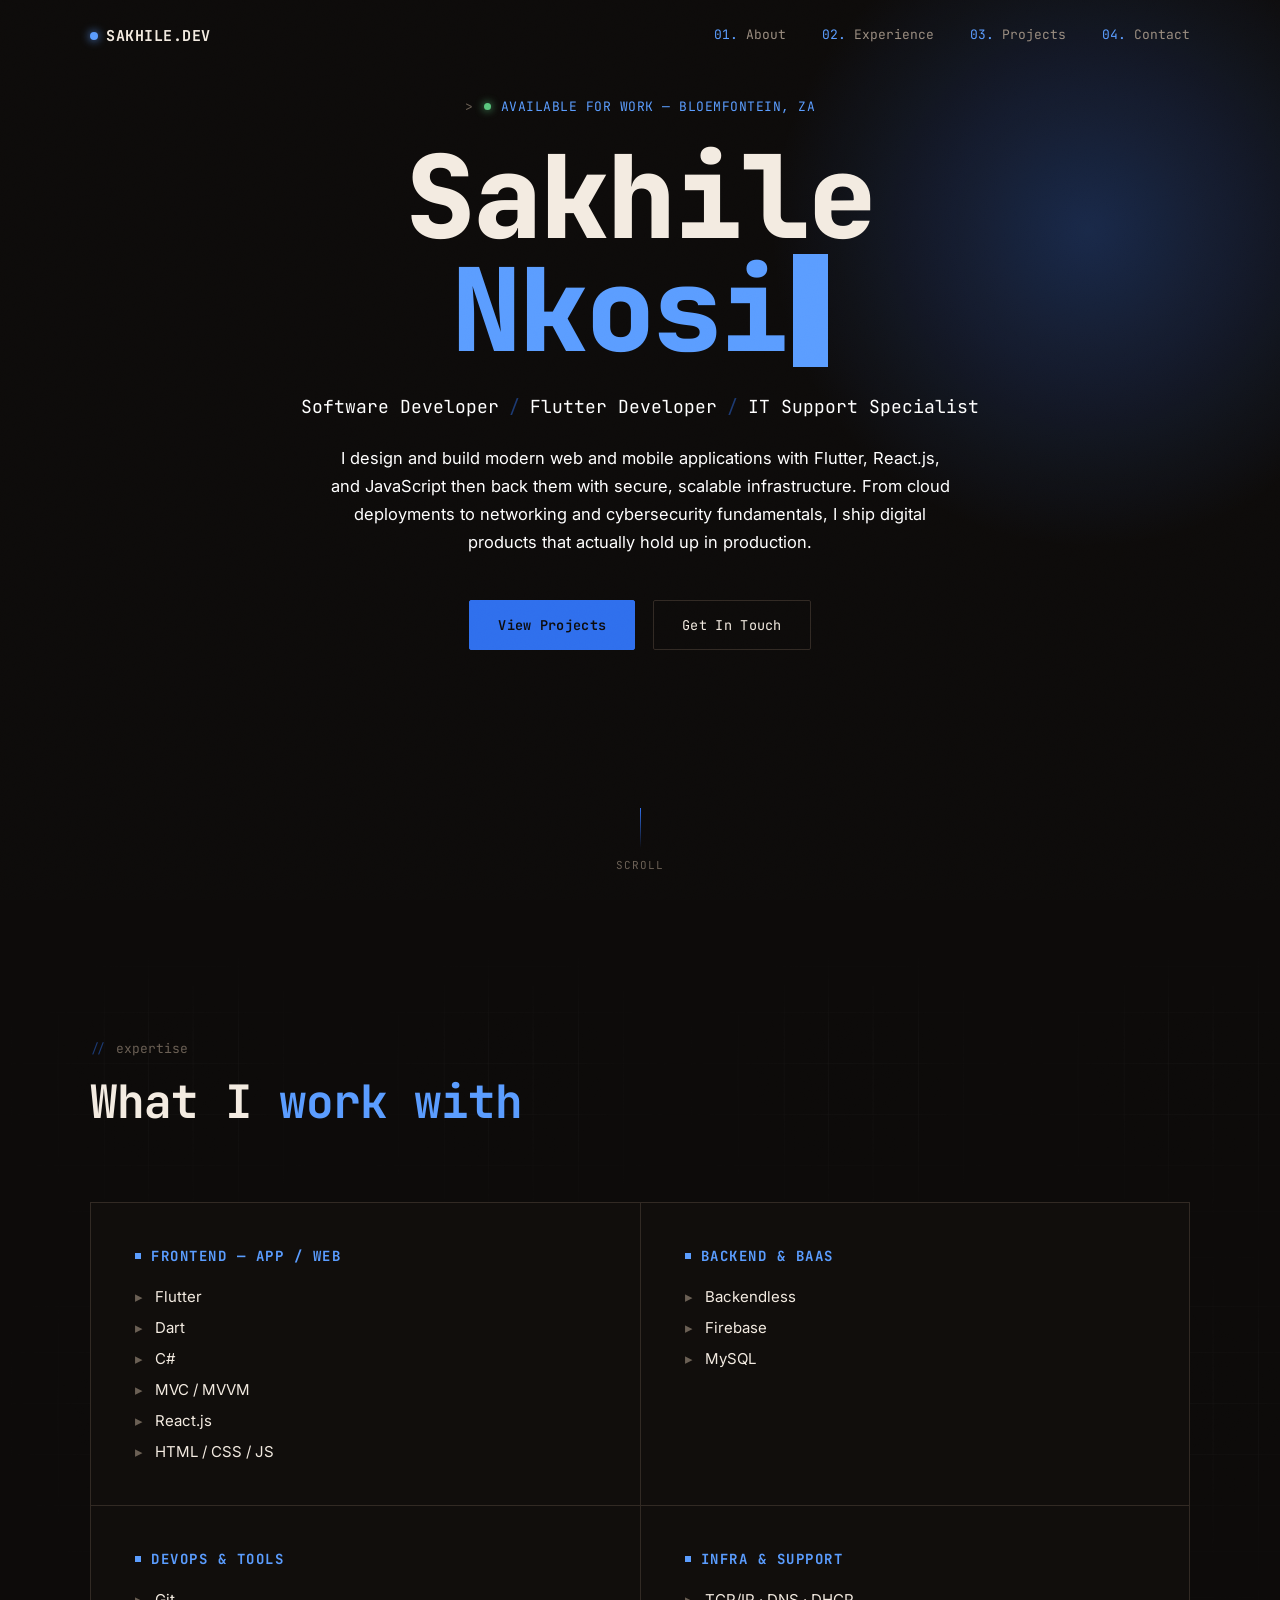
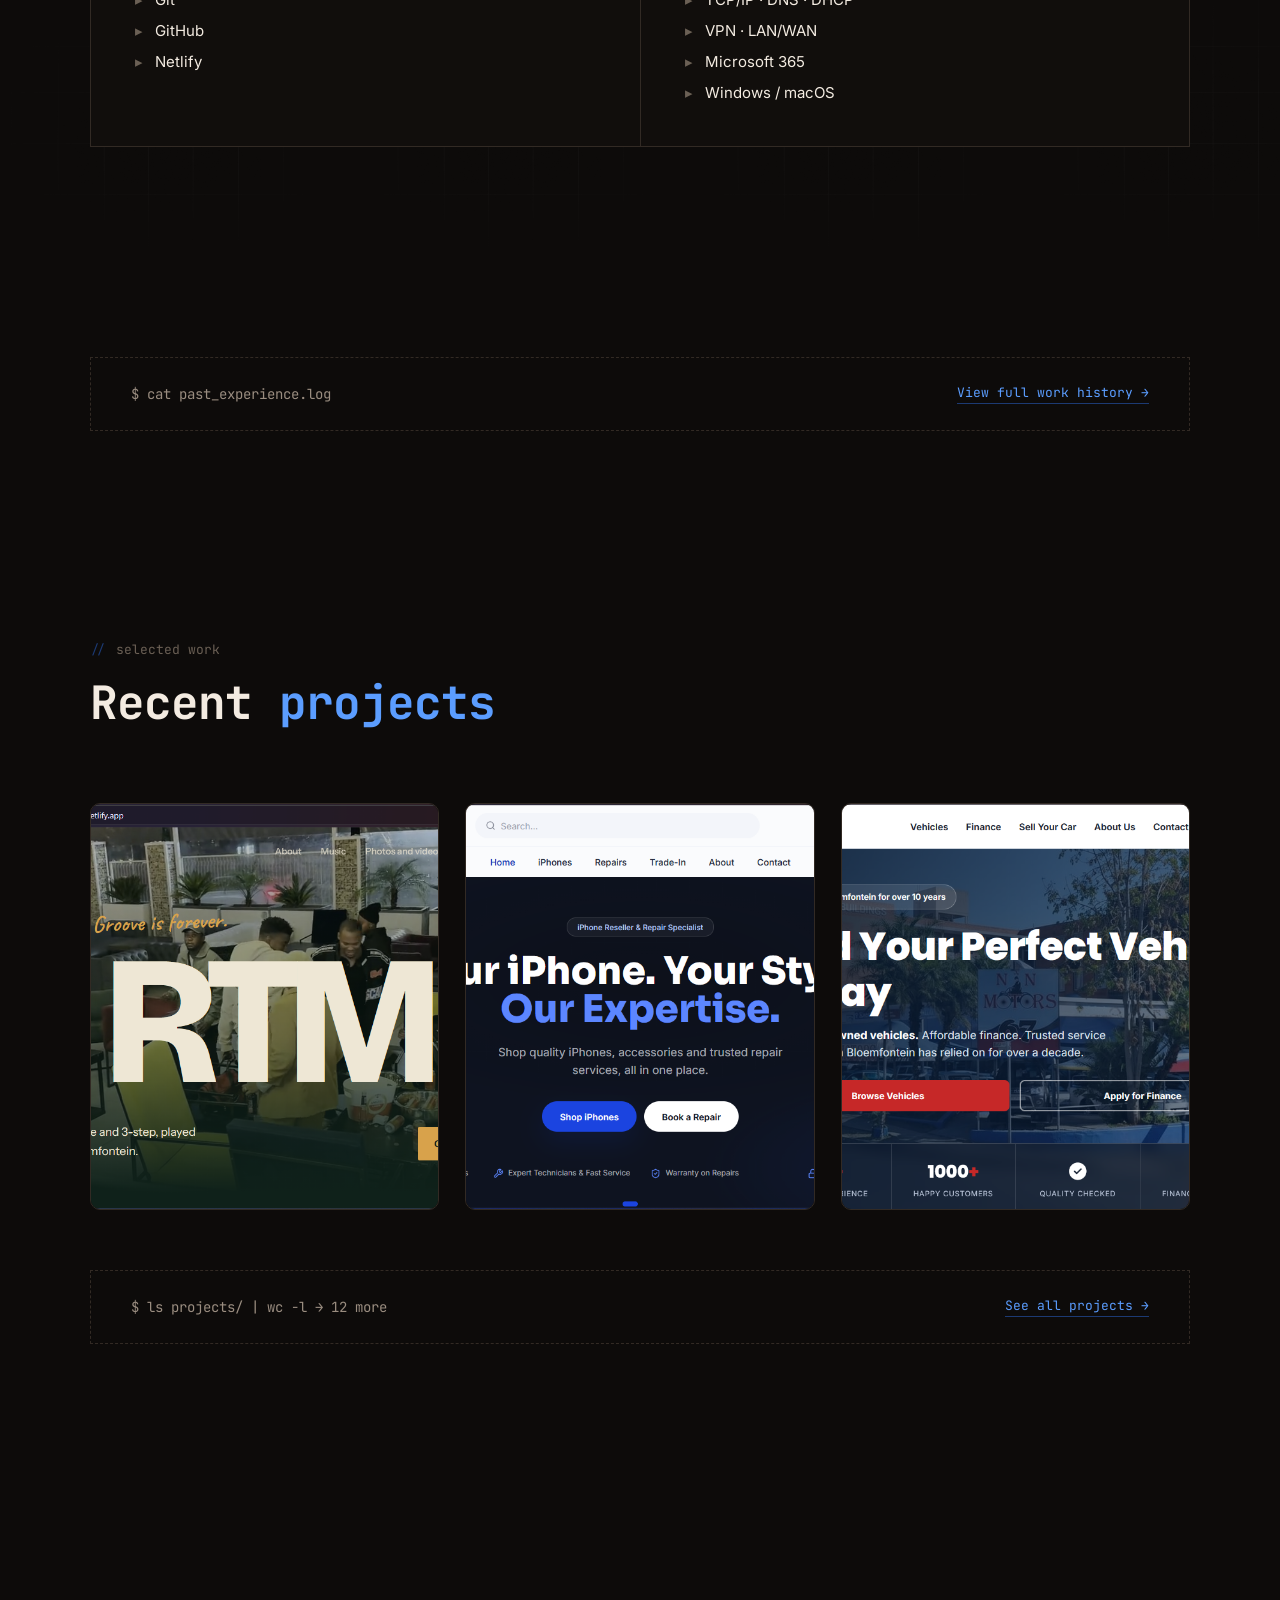
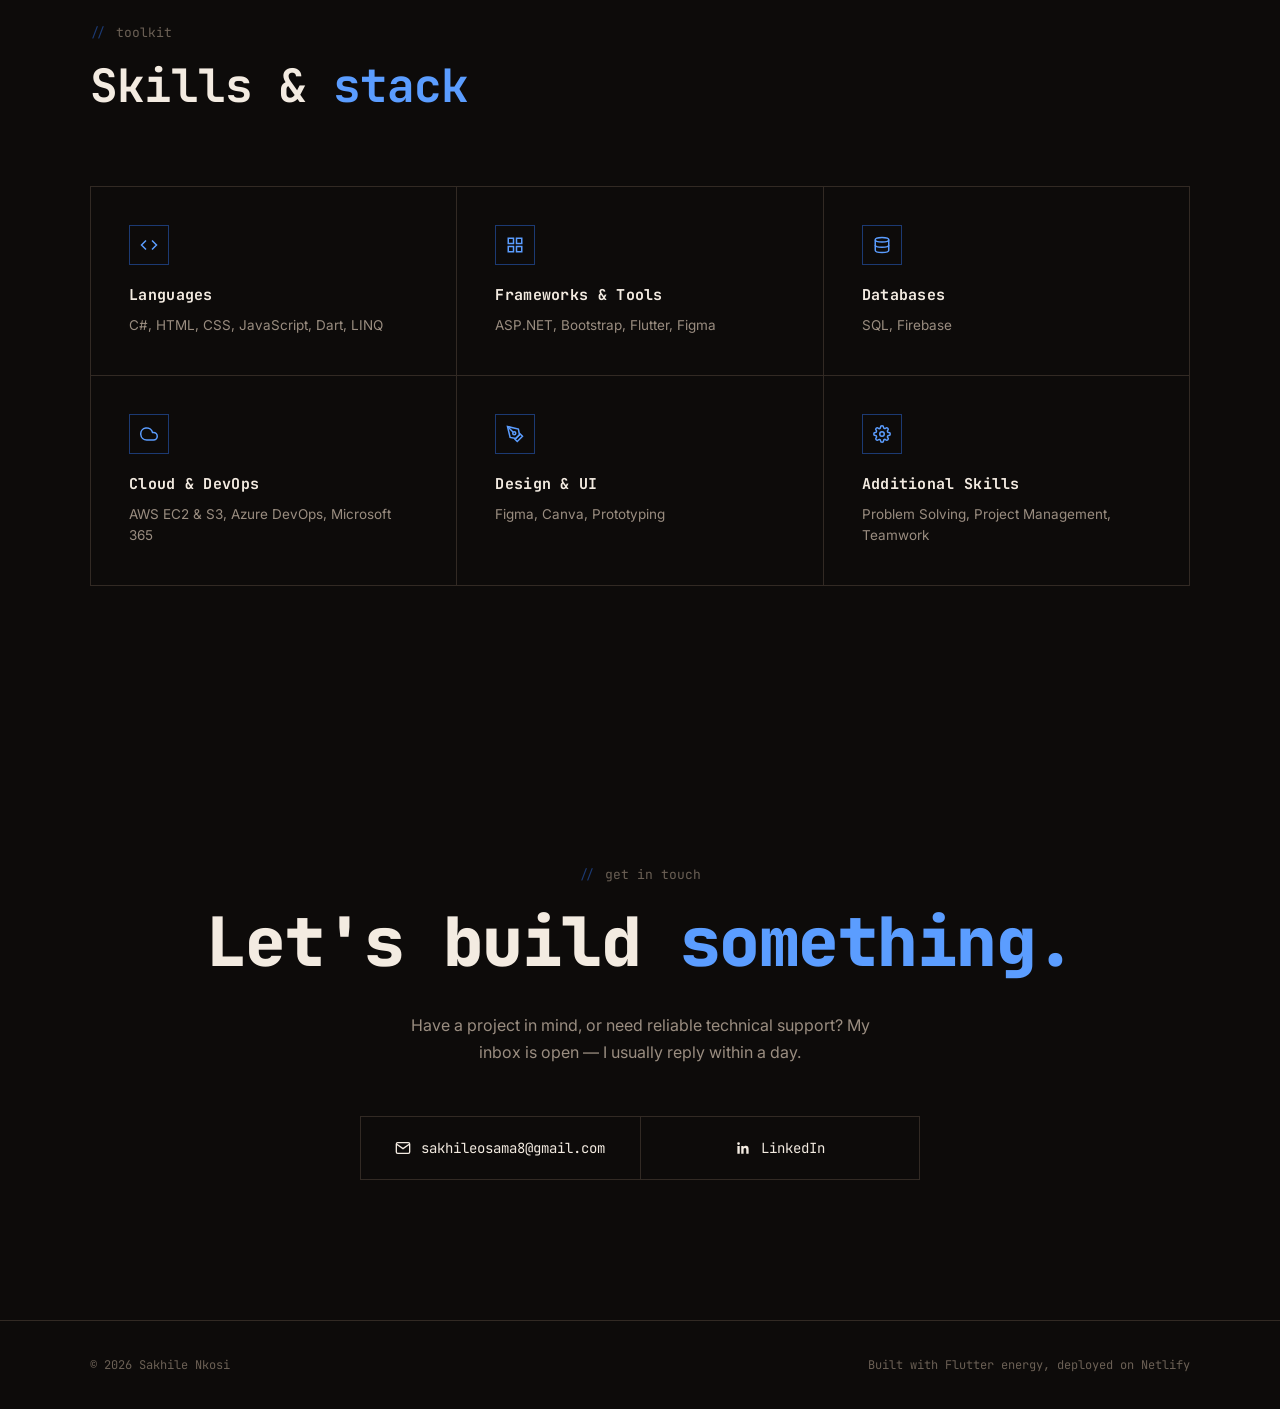
<file: index.html>
<!DOCTYPE html>
<html lang="en">

<head>
  <meta charset="UTF-8">
  <meta name="viewport" content="width=device-width, initial-scale=1.0">
  <title>Sakhile Nkosi — Software &amp; Flutter Developer</title>
  <link rel="preconnect" href="https://fonts.googleapis.com">
  <link rel="preconnect" href="https://fonts.gstatic.com" crossorigin>
  <link rel="stylesheet" href="assets/css/style.css">
  <link
    href="https://fonts.googleapis.com/css2?family=JetBrains+Mono:wght@400;500;600;700;800&family=Inter:wght@400;500;600;700&display=swap"
    rel="stylesheet">
  <style>
    #expertise {
      overflow: hidden;
    }

    .expertise-bg {
      position: absolute;
      inset: 0;
      z-index: 0;
      pointer-events: none;
      background-image: url('assets/images/gradient.png');
      background-repeat: repeat;
      background-size: 340px 340px;
      filter: invert(1) brightness(0.9);
      opacity: 0.5;
      -webkit-mask-image: linear-gradient(to bottom, transparent 0%, black 14%, black 86%, transparent 100%);
      mask-image: linear-gradient(to bottom, transparent 0%, black 14%, black 86%, transparent 100%);
    }

    .expertise-content {
      position: relative;
      z-index: 1;
    }
  </style>
</head>

<body>

  <div class="grain"></div>

  <header id="siteHeader">
    <div class="wrap">
      <nav>
        <div class="logo"><span class="dot"></span>SAKHILE.DEV</div>
        <div class="nav-links">
          <a href="about.html"><span>01.</span> About</a>
          <a href="experience.html"><span>02.</span> Experience</a>
          <a href="project.html"><span>03.</span> Projects</a>
          <a href="#contact"><span>04.</span> Contact</a>
        </div>
        <button class="menu-toggle" id="menuToggle" aria-label="Toggle menu" aria-expanded="false">
          <span></span><span></span><span></span>
        </button>
      </nav>
    </div>
  </header>
  <div class="drawer-backdrop" id="drawerBackdrop"></div>
  <aside class="mobile-drawer" id="mobileDrawer" aria-hidden="true">
    <button class="drawer-close" id="drawerClose" aria-label="Close menu">
      <svg width="16" height="16" viewBox="0 0 24 24" fill="none" stroke="currentColor" stroke-width="2.3">
        <path d="M18 6L6 18M6 6l12 12" />
      </svg>
    </button>
    <nav class="drawer-links" id="drawerLinks"></nav>
  </aside>


  <!-- ============ HERO ============ -->
  <section class="hero">
    <div class="hero-bg">
      <video class="hero-video active" src="assets/videos/v1.mp4" autoplay muted playsinline preload="auto"></video>
      <video class="hero-video" src="assets/videos/v2.mp4" autoplay muted playsinline preload="auto"></video>
    </div>
    <div class="hero-overlay"></div>

    <div class="wrap hero-content">
      <div class="eyebrow"><span class="status-dot"></span> AVAILABLE FOR WORK — BLOEMFONTEIN, ZA</div>
      <h1 class="name">Sakhile<br><span class="surname">Nkosi<span class="cursor">&nbsp;</span></span></h1>
      <div class="role-line">
        <span>Software Developer</span><span class="pipe">/</span>
        <span>Flutter Developer</span><span class="pipe">/</span>
        <span>IT Support Specialist</span>
      </div>
      <p class="hero-copy">
        I design and build modern web and mobile applications with Flutter, React.js, and JavaScript
        then back them with secure, scalable infrastructure. From cloud deployments to networking and
        cybersecurity fundamentals, I ship digital products that actually hold up in production.
      </p>
      <div class="hero-actions">
        <a href="project.html" class="btn btn-solid">View Projects</a>
        <a href="#contact" class="btn btn-outline">Get In Touch</a>
      </div>
    </div>
    <div class="scroll-hint mono">
      <div class="line"></div>SCROLL
    </div>
  </section>

  <!-- ============ EXPERTISE ============ -->
  <section id="expertise">
    <div class="expertise-bg"></div>

    <div class="wrap expertise-content">
      <div class="section-tag reveal">expertise</div>
      <h2 class="section-title reveal">What I <span class="accent">work with</span></h2>

      <div class="expertise-grid reveal">
        <div class="expertise-block">
          <h3>Frontend — App / Web</h3>
          <ul>
            <li>Flutter</li>
            <li>Dart</li>
            <li>C#</li>
            <li>MVC / MVVM</li>
            <li>React.js</li>
            <li>HTML / CSS / JS</li>
          </ul>
        </div>
        <div class="expertise-block">
          <h3>Backend &amp; BaaS</h3>
          <ul>
            <li>Backendless</li>
            <li>Firebase</li>
            <li>MySQL</li>
          </ul>
        </div>
        <div class="expertise-block">
          <h3>DevOps &amp; Tools</h3>
          <ul>
            <li>Git</li>
            <li>GitHub</li>
            <li>Netlify</li>
          </ul>
        </div>
        <div class="expertise-block">
          <h3>Infra &amp; Support</h3>
          <ul>
            <li>TCP/IP · DNS · DHCP</li>
            <li>VPN · LAN/WAN</li>
            <li>Microsoft 365</li>
            <li>Windows / macOS</li>
          </ul>
        </div>
      </div>
    </div>
  </section>

  <!-- ============ EXPERIENCE DIVIDER ============ -->
  <div class="divider-cta" id="experience">
    <div class="wrap">
      <div class="inner reveal">
        <div class="label mono">$ cat past_experience.log</div>
        <a href="experience.html" class="link-btn">View full work history →</a>
      </div>
    </div>
  </div>

  <!-- ============ PROJECTS ============ -->
  <section id="projects">
    <div class="section-video-bg">
      <video src="assets/videos/Projects.mp4" autoplay muted loop playsinline preload="auto"></video>
    </div>
    <div class="section-video-overlay"></div>
    <div class="wrap">
      <div class="section-tag reveal">selected work</div>
      <h2 class="section-title reveal">Recent <span class="accent">projects</span></h2>


      <div class="projects-grid">

        
        <!-- project 1 -->
        <div class="project-card reveal" data-project="djrtm">
          <div class="project-thumb">
            <img src="assets/images/djrtm/cover.png" alt="dj rtm" loading="lazy">
            <div class="thumb-hover">
              <div class="thumb-hover-inner">
                <span class="name">Dj RTM</span>
                <span class="view-hint">✦ View project details</span>
              </div>
            </div>
          </div>
        </div>
        <!-- project 2 -->
        <div class="project-card reveal" data-project="iosg">
          <div class="project-thumb">
            <img src="assets/images/iosg/welcome.png" alt="erisn-clockn" loading="lazy">
            <div class="thumb-hover">
              <div class="thumb-hover-inner">
                <span class="name">iOS Gadgets & Repair Hub</span>
                <span class="view-hint">✦ View project details</span>
              </div>
            </div>
          </div>
        </div>

        <!-- project 3 -->
        <div class="project-card reveal" data-project="nnmotor">
          <div class="project-thumb">
            <img src="assets/images/nnmotor/cover.png" alt="nnmotor" loading="lazy">
            <div class="thumb-hover">
              <div class="thumb-hover-inner">
                <span class="name">N&NMotors</span>
                <span class="view-hint">✦ View project details</span>
              </div>
            </div>
          </div>
        </div>

      </div>

      <div class="divider-cta" style="padding-top:60px;padding-bottom:0;">
        <div class="inner reveal">
          <div class="label mono">$ ls projects/ | wc -l → 12 more</div>
          <a href="project.html" class="link-btn">See all projects →</a>
        </div>
      </div>
    </div>
  </section>

  <!-- ============ SKILLS ============ -->
  <section id="skills">
    <div class="section-video-bg">
      <video src="assets/videos/Skills.mp4" autoplay muted loop playsinline preload="auto"></video>
    </div>
    <div class="section-video-overlay"></div>
    <div class="wrap">
      <div class="section-tag reveal">toolkit</div>
      <h2 class="section-title reveal">Skills &amp; <span class="accent">stack</span></h2>

      <div class="skills-grid reveal">
        <div class="skill-card">
          <div class="skill-icon">
            <svg width="18" height="18" viewBox="0 0 24 24" fill="none" stroke="currentColor" stroke-width="2">
              <polyline points="16 18 22 12 16 6" />
              <polyline points="8 6 2 12 8 18" />
            </svg>
          </div>
          <h4>Languages</h4>
          <p>C#, HTML, CSS, JavaScript, Dart, LINQ</p>
        </div>
        <div class="skill-card">
          <div class="skill-icon">
            <svg width="18" height="18" viewBox="0 0 24 24" fill="none" stroke="currentColor" stroke-width="2">
              <rect x="3" y="3" width="7" height="7" />
              <rect x="14" y="3" width="7" height="7" />
              <rect x="14" y="14" width="7" height="7" />
              <rect x="3" y="14" width="7" height="7" />
            </svg>
          </div>
          <h4>Frameworks &amp; Tools</h4>
          <p>ASP.NET, Bootstrap, Flutter, Figma</p>
        </div>
        <div class="skill-card">
          <div class="skill-icon">
            <svg width="18" height="18" viewBox="0 0 24 24" fill="none" stroke="currentColor" stroke-width="2">
              <ellipse cx="12" cy="5" rx="9" ry="3" />
              <path d="M21 12c0 1.66-4 3-9 3s-9-1.34-9-3" />
              <path d="M3 5v14c0 1.66 4 3 9 3s9-1.34 9-3V5" />
            </svg>
          </div>
          <h4>Databases</h4>
          <p>SQL, Firebase</p>
        </div>
        <div class="skill-card">
          <div class="skill-icon">
            <svg width="18" height="18" viewBox="0 0 24 24" fill="none" stroke="currentColor" stroke-width="2">
              <path d="M18 10h-1.26A8 8 0 1 0 9 20h9a5 5 0 0 0 0-10z" />
            </svg>
          </div>
          <h4>Cloud &amp; DevOps</h4>
          <p>AWS EC2 &amp; S3, Azure DevOps, Microsoft 365</p>
        </div>
        <div class="skill-card">
          <div class="skill-icon">
            <svg width="18" height="18" viewBox="0 0 24 24" fill="none" stroke="currentColor" stroke-width="2">
              <path d="M12 19l7-7 3 3-7 7-3-3z" />
              <path d="M18 13l-1.5-7.5L2 2l3.5 14.5L13 18l5-5z" />
              <path d="M2 2l7.586 7.586" />
              <circle cx="11" cy="11" r="2" />
            </svg>
          </div>
          <h4>Design &amp; UI</h4>
          <p>Figma, Canva, Prototyping</p>
        </div>
        <div class="skill-card">
          <div class="skill-icon">
            <svg width="18" height="18" viewBox="0 0 24 24" fill="none" stroke="currentColor" stroke-width="2">
              <circle cx="12" cy="12" r="3" />
              <path
                d="M19.4 15a1.65 1.65 0 0 0 .33 1.82l.06.06a2 2 0 1 1-2.83 2.83l-.06-.06a1.65 1.65 0 0 0-1.82-.33 1.65 1.65 0 0 0-1 1.51V21a2 2 0 0 1-4 0v-.09A1.65 1.65 0 0 0 9 19.4a1.65 1.65 0 0 0-1.82.33l-.06.06a2 2 0 1 1-2.83-2.83l.06-.06a1.65 1.65 0 0 0 .33-1.82 1.65 1.65 0 0 0-1.51-1H3a2 2 0 0 1 0-4h.09A1.65 1.65 0 0 0 4.6 9a1.65 1.65 0 0 0-.33-1.82l-.06-.06a2 2 0 1 1 2.83-2.83l.06.06a1.65 1.65 0 0 0 1.82.33H9a1.65 1.65 0 0 0 1-1.51V3a2 2 0 0 1 4 0v.09a1.65 1.65 0 0 0 1 1.51 1.65 1.65 0 0 0 1.82-.33l.06-.06a2 2 0 1 1 2.83 2.83l-.06.06a1.65 1.65 0 0 0-.33 1.82V9a1.65 1.65 0 0 0 1.51 1H21a2 2 0 0 1 0 4h-.09a1.65 1.65 0 0 0-1.51 1z" />
            </svg>
          </div>
          <h4>Additional Skills</h4>
          <p>Problem Solving, Project Management, Teamwork</p>
        </div>
      </div>
    </div>
  </section>

  <!-- ============ CONTACT ============ -->
  <section id="contact" class="contact-section">
    <div class="wrap">
      <div class="section-tag reveal">get in touch</div>
      <h2 class="contact-title reveal">Let's build <span class="accent">something.</span></h2>
      <p class="contact-copy reveal">
        Have a project in mind, or need reliable technical support? My inbox is open —
        I usually reply within a day.
      </p>
      <div class="contact-row reveal">
        <a href="mailto:sakhileosama8@gmail.com">
          <svg width="16" height="16" viewBox="0 0 24 24" fill="none" stroke="currentColor" stroke-width="2">
            <rect x="2" y="4" width="20" height="16" rx="2" />
            <path d="M22 6l-10 7L2 6" />
          </svg>
          sakhileosama8@gmail.com
        </a>
        <a href="https://www.linkedin.com/in/sakhile-nkosi-8436ba281/" target="_blank" rel="noopener">
          <svg width="16" height="16" viewBox="0 0 24 24" fill="currentColor">
            <path
              d="M20.45 20.45h-3.55v-5.57c0-1.33-.02-3.03-1.85-3.03-1.85 0-2.14 1.44-2.14 2.94v5.66H9.36V9h3.41v1.56h.05c.47-.9 1.63-1.85 3.36-1.85 3.6 0 4.27 2.37 4.27 5.46v6.28zM5.34 7.43a2.06 2.06 0 1 1 0-4.12 2.06 2.06 0 0 1 0 4.12zM7.12 20.45H3.56V9h3.56v11.45z" />
          </svg>
          LinkedIn
        </a>
      </div>
    </div>
  </section>

  <footer>
    <div class="wrap" style="display:flex;justify-content:space-between;width:100%;flex-wrap:wrap;gap:10px;">
      <span>© 2026 Sakhile Nkosi</span>
      <span>Built with Flutter energy, deployed on Netlify</span>
    </div>
  </footer>

  <!-- ============ PROJECT MODAL ============ -->
  <div class="modal-overlay" id="projectModal">
    <div class="modal-panel">
      <button class="modal-close" id="modalClose" aria-label="Close">
        <svg width="16" height="16" viewBox="0 0 24 24" fill="none" stroke="currentColor" stroke-width="2.5">
          <path d="M18 6L6 18M6 6l12 12" />
        </svg>
      </button>

      <div class="modal-hero">
        <div class="project-tag" id="modalTag"></div>
        <h2 class="modal-title" id="modalTitle"></h2>
      </div>

      <div class="modal-body">
        <div class="modal-block">
          <h3>Overview</h3>
          <p id="modalOverview"></p>
        </div>

        <div class="modal-block">
          <h3>Tech Stack</h3>
          <div id="modalSpecs"></div>
        </div>

        <div class="modal-block" id="modalLinksBlock">
          <h3>Project Links</h3>
          <div class="modal-links" id="modalLinks"></div>
        </div>

        <div class="modal-block" id="modalGalleryBlock">
          <h3>Project Images</h3>
          <div class="modal-gallery" id="modalGallery"></div>
        </div>
      </div>
    </div>
  </div>

  <script src="assets/js/scprit.js"></script>

</body>

</html>
</file>
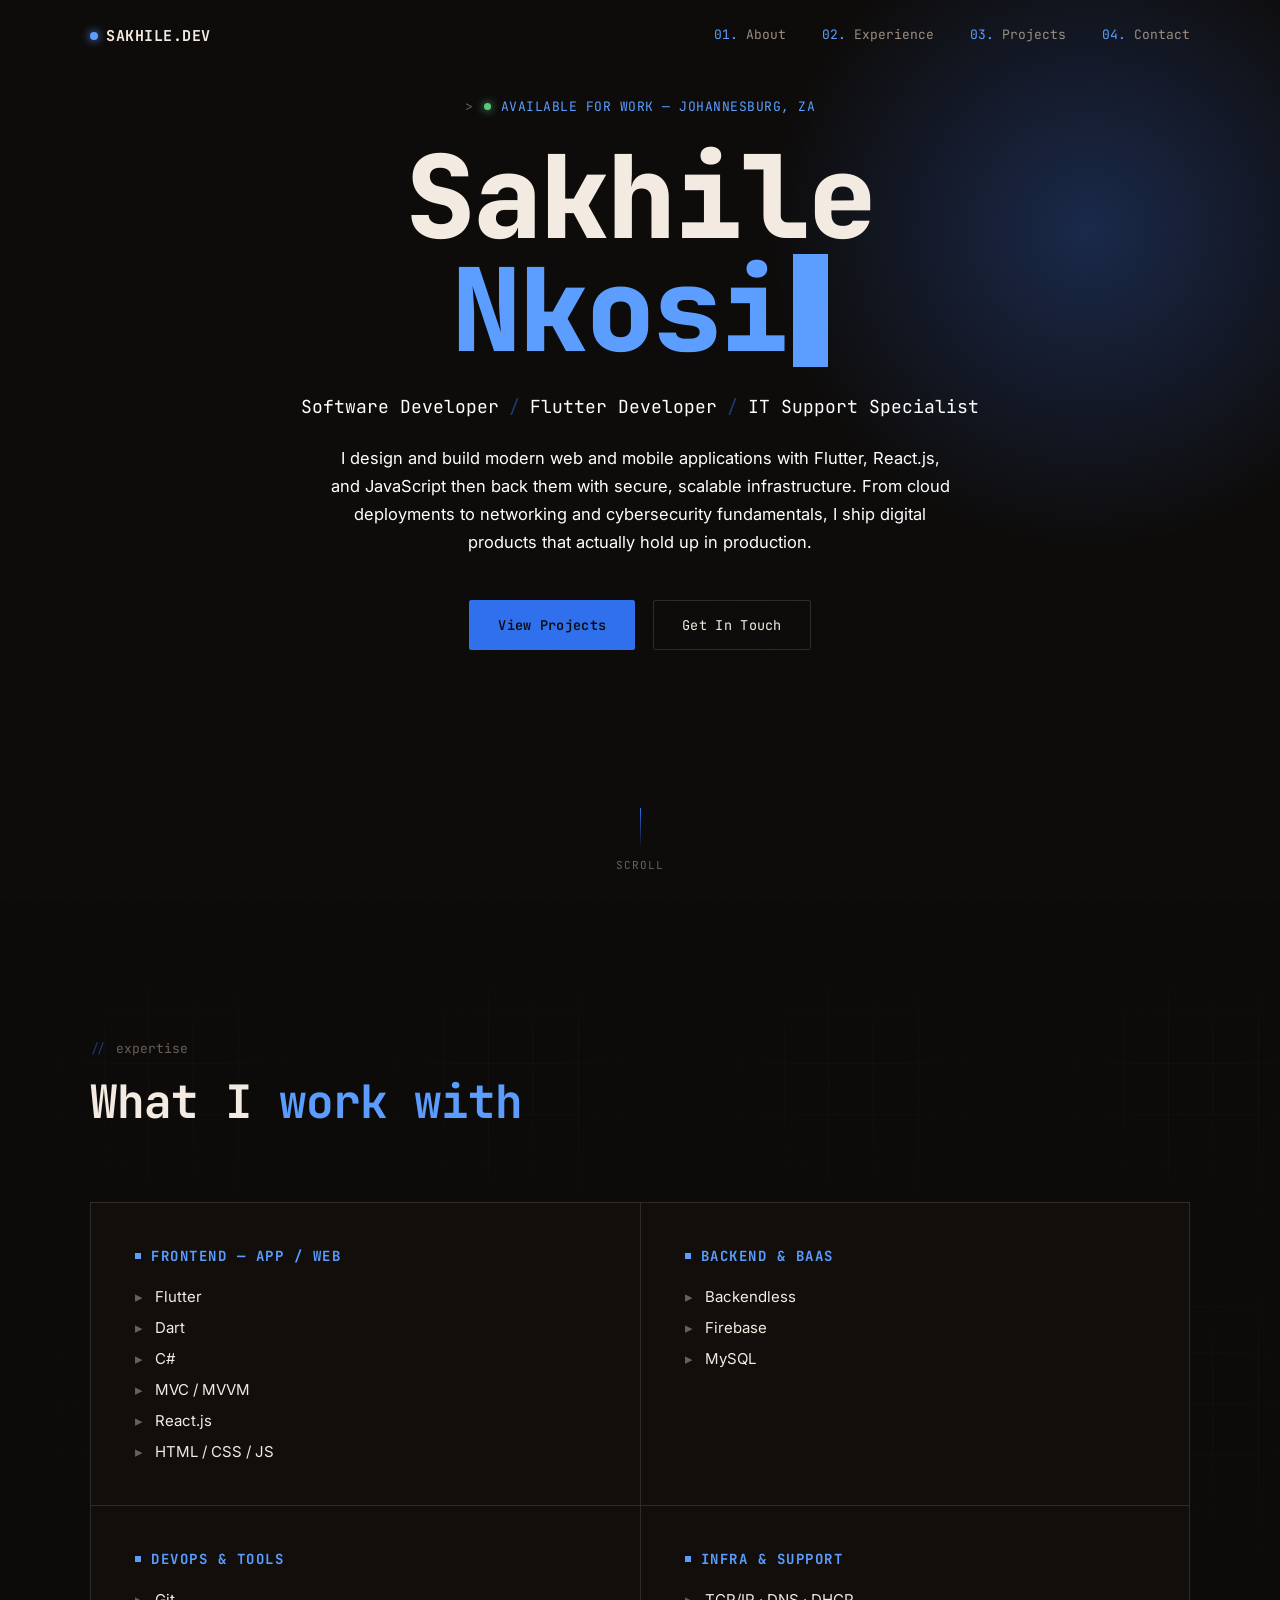
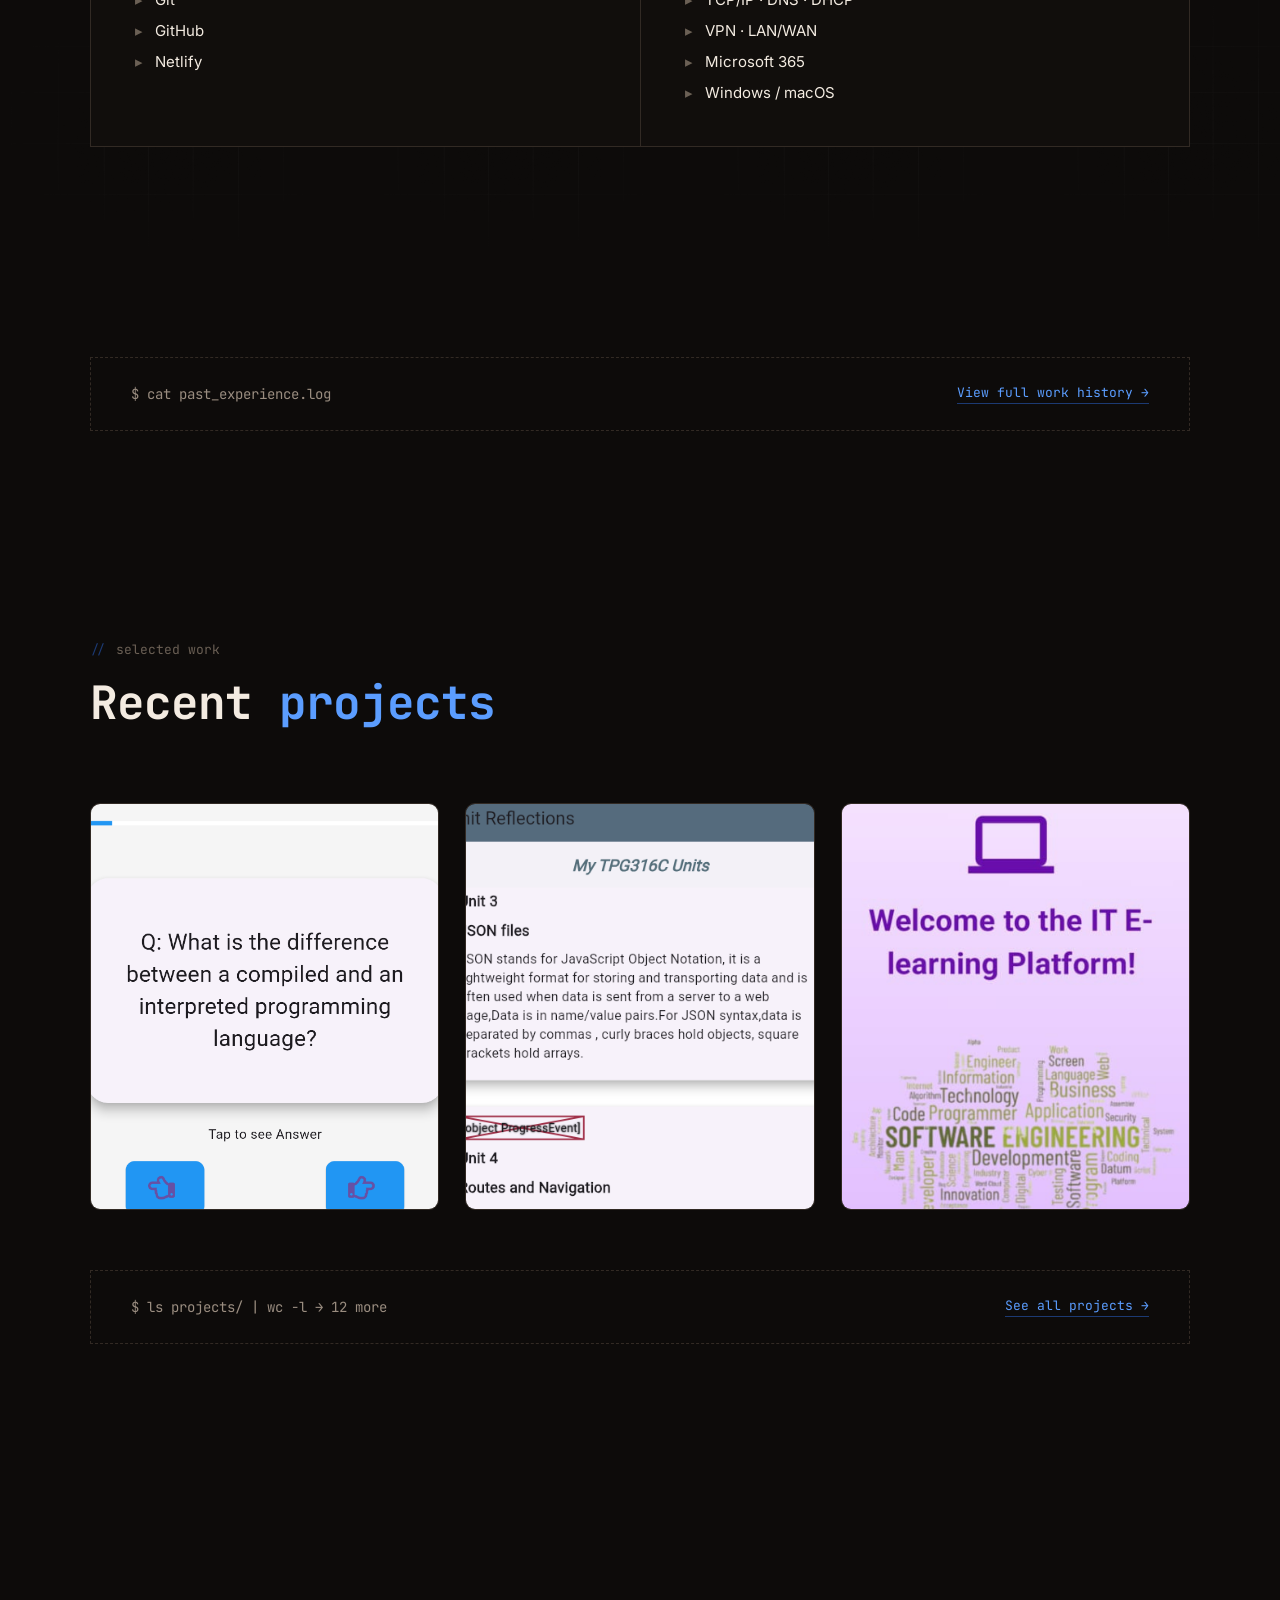
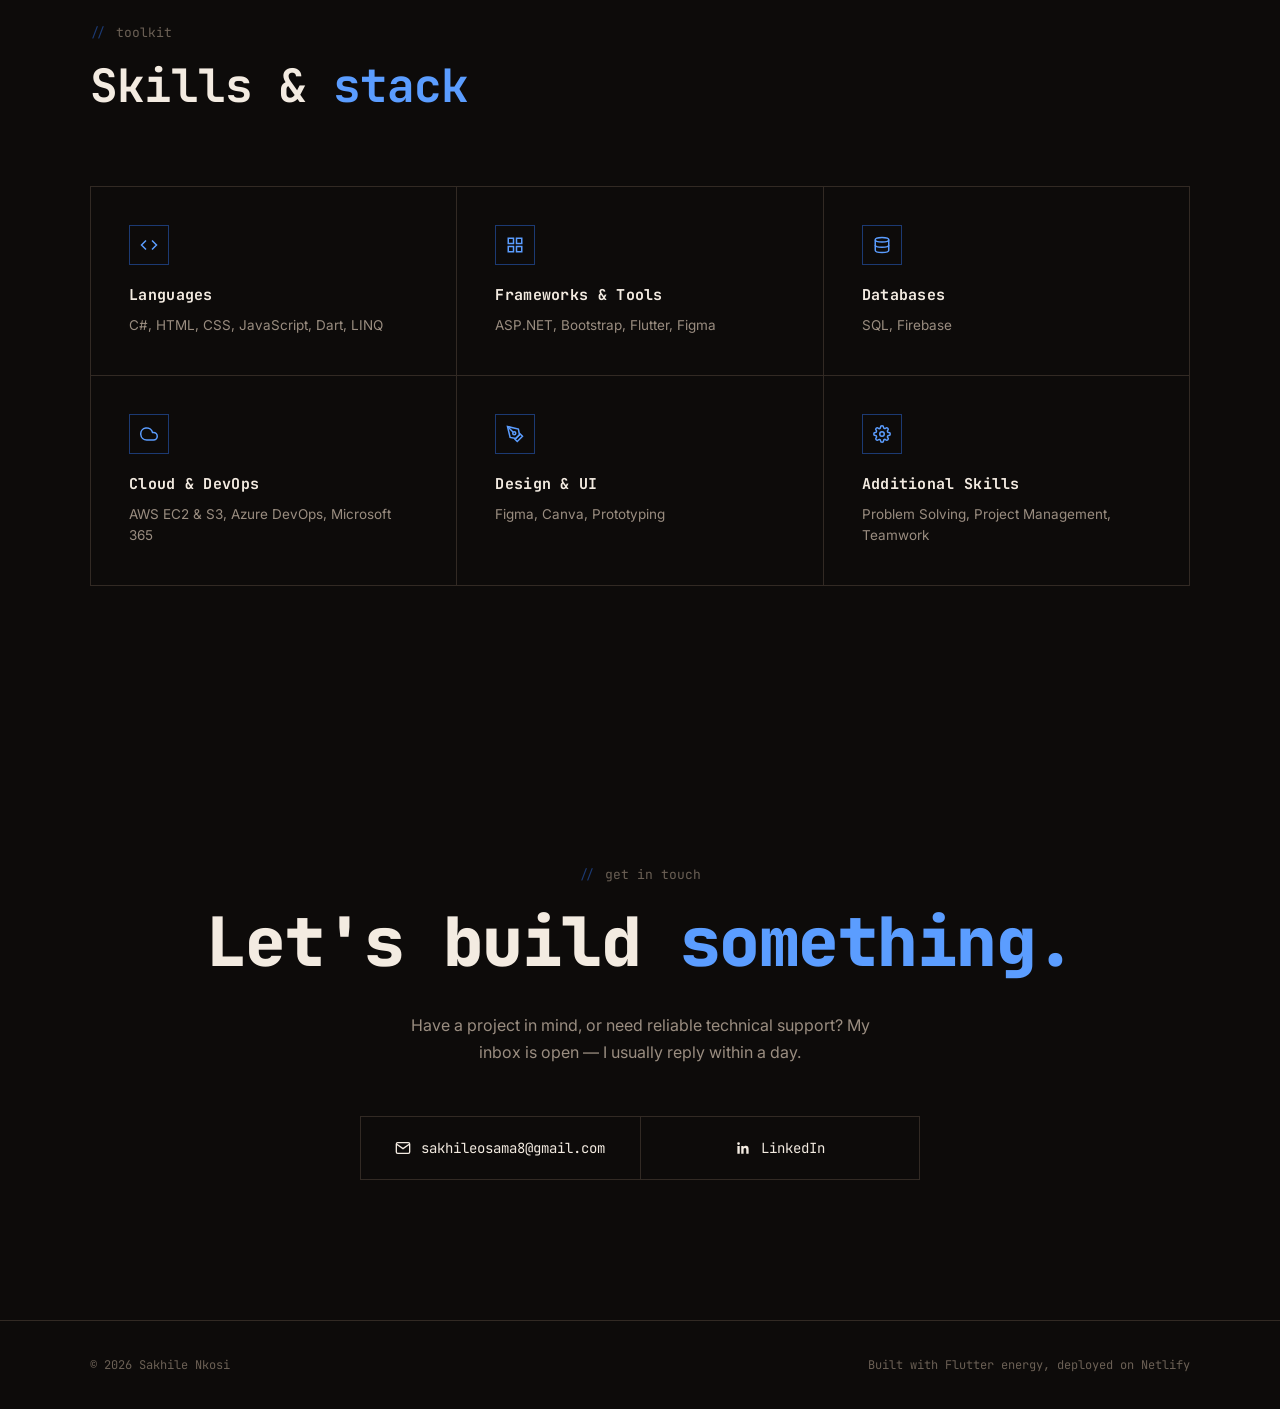
<file: portfolio.html>
<!DOCTYPE html>
<html lang="en">

<head>
  <meta charset="UTF-8">
  <meta name="viewport" content="width=device-width, initial-scale=1.0">
  <title>Sakhile Nkosi — Software &amp; Flutter Developer</title>
  <link rel="preconnect" href="https://fonts.googleapis.com">
  <link rel="preconnect" href="https://fonts.gstatic.com" crossorigin>
  <link rel="stylesheet" href="assets/css/style.css">
  <link
    href="https://fonts.googleapis.com/css2?family=JetBrains+Mono:wght@400;500;600;700;800&family=Inter:wght@400;500;600;700&display=swap"
    rel="stylesheet">
  <style>
    #expertise {
      overflow: hidden;
    }

    .expertise-bg {
      position: absolute;
      inset: 0;
      z-index: 0;
      pointer-events: none;
      background-image: url('assets/images/gradient.png');
      background-repeat: repeat;
      background-size: 340px 340px;
      filter: invert(1) brightness(0.9);
      opacity: 0.5;
      -webkit-mask-image: linear-gradient(to bottom, transparent 0%, black 14%, black 86%, transparent 100%);
      mask-image: linear-gradient(to bottom, transparent 0%, black 14%, black 86%, transparent 100%);
    }

    .expertise-content {
      position: relative;
      z-index: 1;
    }
  </style>
</head>

<body>

  <div class="grain"></div>

  <header id="siteHeader">
    <div class="wrap">
      <nav>
        <div class="logo"><span class="dot"></span>SAKHILE.DEV</div>
        <div class="nav-links">
          <a href="about.html"><span>01.</span> About</a>
          <a href="experience.html"><span>02.</span> Experience</a>
          <a href="project.html"><span>03.</span> Projects</a>
          <a href="#contact"><span>04.</span> Contact</a>
        </div>
      </nav>
    </div>
  </header>

  <!-- ============ HERO ============ -->
  <section class="hero">
    <div class="hero-bg">
      <video class="hero-video active" src="assets/videos/v1.mp4" autoplay muted playsinline preload="auto"></video>
      <video class="hero-video" src="assets/videos/v2.mp4" autoplay muted playsinline preload="auto"></video>
    </div>
    <div class="hero-overlay"></div>

    <div class="wrap hero-content">
      <div class="eyebrow"><span class="status-dot"></span> AVAILABLE FOR WORK — JOHANNESBURG, ZA</div>
      <h1 class="name">Sakhile<br><span class="surname">Nkosi<span class="cursor">&nbsp;</span></span></h1>
      <div class="role-line">
        <span>Software Developer</span><span class="pipe">/</span>
        <span>Flutter Developer</span><span class="pipe">/</span>
        <span>IT Support Specialist</span>
      </div>
      <p class="hero-copy">
        I design and build modern web and mobile applications with Flutter, React.js, and JavaScript 
        then back them with secure, scalable infrastructure. From cloud deployments to networking and
        cybersecurity fundamentals, I ship digital products that actually hold up in production.
      </p>
      <div class="hero-actions">
        <a href="project.html" class="btn btn-solid">View Projects</a>
        <a href="#contact" class="btn btn-outline">Get In Touch</a>
      </div>
    </div>
    <div class="scroll-hint mono">
      <div class="line"></div>SCROLL
    </div>
  </section>

  <!-- ============ EXPERTISE ============ -->
  <section id="expertise">
    <div class="expertise-bg"></div>

    <div class="wrap expertise-content">
      <div class="section-tag reveal">expertise</div>
      <h2 class="section-title reveal">What I <span class="accent">work with</span></h2>

      <div class="expertise-grid reveal">
        <div class="expertise-block">
          <h3>Frontend — App / Web</h3>
          <ul>
            <li>Flutter</li>
            <li>Dart</li>
            <li>C#</li>
            <li>MVC / MVVM</li>
            <li>React.js</li>
            <li>HTML / CSS / JS</li>
          </ul>
        </div>
        <div class="expertise-block">
          <h3>Backend &amp; BaaS</h3>
          <ul>
            <li>Backendless</li>
            <li>Firebase</li>
            <li>MySQL</li>
          </ul>
        </div>
        <div class="expertise-block">
          <h3>DevOps &amp; Tools</h3>
          <ul>
            <li>Git</li>
            <li>GitHub</li>
            <li>Netlify</li>
          </ul>
        </div>
        <div class="expertise-block">
          <h3>Infra &amp; Support</h3>
          <ul>
            <li>TCP/IP · DNS · DHCP</li>
            <li>VPN · LAN/WAN</li>
            <li>Microsoft 365</li>
            <li>Windows / macOS</li>
          </ul>
        </div>
      </div>
    </div>
  </section>

  <!-- ============ EXPERIENCE DIVIDER ============ -->
  <div class="divider-cta" id="experience">
    <div class="wrap">
      <div class="inner reveal">
        <div class="label mono">$ cat past_experience.log</div>
        <a href="experience.html" class="link-btn">View full work history →</a>
      </div>
    </div>
  </div>

  <!-- ============ PROJECTS ============ -->
  <section id="projects">
    <div class="section-video-bg">
      <video src="assets/videos/Projects.mp4" autoplay muted loop playsinline preload="auto"></video>
    </div>
    <div class="section-video-overlay"></div>
    <div class="wrap">
      <div class="section-tag reveal">selected work</div>
      <h2 class="section-title reveal">Recent <span class="accent">projects</span></h2>

      <div class="projects-grid">
        <div class="project-card reveal" data-project="flashcard">
          <div class="project-thumb">
            <img src="assets/images/elearning-flashcard.png" alt="Flashcard" loading="lazy">
            <div class="thumb-hover">
              <div class="thumb-hover-inner">
                <span class="name">Flashcard</span>
                <span class="view-hint">✦ View project details</span>
              </div>
            </div>
          </div>
        </div>

        <div class="project-card reveal" data-project="reflection">
          <div class="project-thumb">
            <img src="assets/images/elearning-reflection.png" alt="Reflection Notes" loading="lazy">
            <div class="thumb-hover">
              <div class="thumb-hover-inner">
                <span class="name">Reflection Notes</span>
                <span class="view-hint">✦ View project details</span>
              </div>
            </div>
          </div>
        </div>

        <div class="project-card reveal" data-project="elearning">
          <div class="project-thumb">
            <img src="assets/images/elearning-welcome.png" alt="IT E-Learning Platform welcome screen" loading="lazy">
            <div class="thumb-hover">
              <div class="thumb-hover-inner">
                <span class="name">IT E-Learning Platform</span>
                <span class="view-hint">✦ View project details</span>
              </div>
            </div>
          </div>
        </div>
      </div>

      <div class="divider-cta" style="padding-top:60px;padding-bottom:0;">
        <div class="inner reveal">
          <div class="label mono">$ ls projects/ | wc -l → 12 more</div>
          <a href="project.html" class="link-btn">See all projects →</a>
        </div>
      </div>
    </div>
  </section>

  <!-- ============ SKILLS ============ -->
  <section id="skills">
    <div class="section-video-bg">
      <video src="assets/videos/Skills.mp4" autoplay muted loop playsinline preload="auto"></video>
    </div>
    <div class="section-video-overlay"></div>
    <div class="wrap">
      <div class="section-tag reveal">toolkit</div>
      <h2 class="section-title reveal">Skills &amp; <span class="accent">stack</span></h2>

      <div class="skills-grid reveal">
        <div class="skill-card">
          <div class="skill-icon">
            <svg width="18" height="18" viewBox="0 0 24 24" fill="none" stroke="currentColor" stroke-width="2">
              <polyline points="16 18 22 12 16 6" />
              <polyline points="8 6 2 12 8 18" />
            </svg>
          </div>
          <h4>Languages</h4>
          <p>C#, HTML, CSS, JavaScript, Dart, LINQ</p>
        </div>
        <div class="skill-card">
          <div class="skill-icon">
            <svg width="18" height="18" viewBox="0 0 24 24" fill="none" stroke="currentColor" stroke-width="2">
              <rect x="3" y="3" width="7" height="7" />
              <rect x="14" y="3" width="7" height="7" />
              <rect x="14" y="14" width="7" height="7" />
              <rect x="3" y="14" width="7" height="7" />
            </svg>
          </div>
          <h4>Frameworks &amp; Tools</h4>
          <p>ASP.NET, Bootstrap, Flutter, Figma</p>
        </div>
        <div class="skill-card">
          <div class="skill-icon">
            <svg width="18" height="18" viewBox="0 0 24 24" fill="none" stroke="currentColor" stroke-width="2">
              <ellipse cx="12" cy="5" rx="9" ry="3" />
              <path d="M21 12c0 1.66-4 3-9 3s-9-1.34-9-3" />
              <path d="M3 5v14c0 1.66 4 3 9 3s9-1.34 9-3V5" />
            </svg>
          </div>
          <h4>Databases</h4>
          <p>SQL, Firebase</p>
        </div>
        <div class="skill-card">
          <div class="skill-icon">
            <svg width="18" height="18" viewBox="0 0 24 24" fill="none" stroke="currentColor" stroke-width="2">
              <path d="M18 10h-1.26A8 8 0 1 0 9 20h9a5 5 0 0 0 0-10z" />
            </svg>
          </div>
          <h4>Cloud &amp; DevOps</h4>
          <p>AWS EC2 &amp; S3, Azure DevOps, Microsoft 365</p>
        </div>
        <div class="skill-card">
          <div class="skill-icon">
            <svg width="18" height="18" viewBox="0 0 24 24" fill="none" stroke="currentColor" stroke-width="2">
              <path d="M12 19l7-7 3 3-7 7-3-3z" />
              <path d="M18 13l-1.5-7.5L2 2l3.5 14.5L13 18l5-5z" />
              <path d="M2 2l7.586 7.586" />
              <circle cx="11" cy="11" r="2" />
            </svg>
          </div>
          <h4>Design &amp; UI</h4>
          <p>Figma, Canva, Prototyping</p>
        </div>
        <div class="skill-card">
          <div class="skill-icon">
            <svg width="18" height="18" viewBox="0 0 24 24" fill="none" stroke="currentColor" stroke-width="2">
              <circle cx="12" cy="12" r="3" />
              <path
                d="M19.4 15a1.65 1.65 0 0 0 .33 1.82l.06.06a2 2 0 1 1-2.83 2.83l-.06-.06a1.65 1.65 0 0 0-1.82-.33 1.65 1.65 0 0 0-1 1.51V21a2 2 0 0 1-4 0v-.09A1.65 1.65 0 0 0 9 19.4a1.65 1.65 0 0 0-1.82.33l-.06.06a2 2 0 1 1-2.83-2.83l.06-.06a1.65 1.65 0 0 0 .33-1.82 1.65 1.65 0 0 0-1.51-1H3a2 2 0 0 1 0-4h.09A1.65 1.65 0 0 0 4.6 9a1.65 1.65 0 0 0-.33-1.82l-.06-.06a2 2 0 1 1 2.83-2.83l.06.06a1.65 1.65 0 0 0 1.82.33H9a1.65 1.65 0 0 0 1-1.51V3a2 2 0 0 1 4 0v.09a1.65 1.65 0 0 0 1 1.51 1.65 1.65 0 0 0 1.82-.33l.06-.06a2 2 0 1 1 2.83 2.83l-.06.06a1.65 1.65 0 0 0-.33 1.82V9a1.65 1.65 0 0 0 1.51 1H21a2 2 0 0 1 0 4h-.09a1.65 1.65 0 0 0-1.51 1z" />
            </svg>
          </div>
          <h4>Additional Skills</h4>
          <p>Problem Solving, Project Management, Teamwork</p>
        </div>
      </div>
    </div>
  </section>

  <!-- ============ CONTACT ============ -->
  <section id="contact" class="contact-section">
    <div class="wrap">
      <div class="section-tag reveal">get in touch</div>
      <h2 class="contact-title reveal">Let's build <span class="accent">something.</span></h2>
      <p class="contact-copy reveal">
        Have a project in mind, or need reliable technical support? My inbox is open —
        I usually reply within a day.
      </p>
      <div class="contact-row reveal">
        <a href="mailto:sakhileosama8@gmail.com">
          <svg width="16" height="16" viewBox="0 0 24 24" fill="none" stroke="currentColor" stroke-width="2">
            <rect x="2" y="4" width="20" height="16" rx="2" />
            <path d="M22 6l-10 7L2 6" />
          </svg>
          sakhileosama8@gmail.com
        </a>
        <a href="https://www.linkedin.com/in/sakhile-nkosi-8436ba281/" target="_blank" rel="noopener">
          <svg width="16" height="16" viewBox="0 0 24 24" fill="currentColor">
            <path
              d="M20.45 20.45h-3.55v-5.57c0-1.33-.02-3.03-1.85-3.03-1.85 0-2.14 1.44-2.14 2.94v5.66H9.36V9h3.41v1.56h.05c.47-.9 1.63-1.85 3.36-1.85 3.6 0 4.27 2.37 4.27 5.46v6.28zM5.34 7.43a2.06 2.06 0 1 1 0-4.12 2.06 2.06 0 0 1 0 4.12zM7.12 20.45H3.56V9h3.56v11.45z" />
          </svg>
          LinkedIn
        </a>
      </div>
    </div>
  </section>

  <footer>
    <div class="wrap" style="display:flex;justify-content:space-between;width:100%;flex-wrap:wrap;gap:10px;">
      <span>© 2026 Sakhile Nkosi</span>
      <span>Built with Flutter energy, deployed on Netlify</span>
    </div>
  </footer>

  <!-- ============ PROJECT MODAL ============ -->
  <div class="modal-overlay" id="projectModal">
    <div class="modal-panel">
      <button class="modal-close" id="modalClose" aria-label="Close">
        <svg width="16" height="16" viewBox="0 0 24 24" fill="none" stroke="currentColor" stroke-width="2.5">
          <path d="M18 6L6 18M6 6l12 12" />
        </svg>
      </button>

      <div class="modal-hero">
        <div class="project-tag" id="modalTag"></div>
        <h2 class="modal-title" id="modalTitle"></h2>
      </div>

      <div class="modal-body">
        <div class="modal-block">
          <h3>Overview</h3>
          <p id="modalOverview"></p>
        </div>

        <div class="modal-block">
          <h3>Tech Stack</h3>
          <div id="modalSpecs"></div>
        </div>

        <div class="modal-block" id="modalLinksBlock">
          <h3>Project Links</h3>
          <div class="modal-links" id="modalLinks"></div>
        </div>

        <div class="modal-block" id="modalGalleryBlock">
          <h3>Project Images</h3>
          <div class="modal-gallery" id="modalGallery"></div>
        </div>
      </div>
    </div>
  </div>

  <script src="assets/js/scprit.js"></script>

</body>

</html>
</file>
<file: assets/css/style.css>
:root{
    --black: #0d0b0a;
    --black-soft: #151210;
    --panel: #1c1815;
    --panel-border: #322a24;
    --terracotta: #2f6fed;
    --terracotta-bright: #5b9dff;
    --terracotta-dim: #1c3a73;
    --cream: #f3ebe1;
    --white:#ffff;
    --stone: #9a8d80;
    --stone-dim: #6b6055;
  }

  *{margin:0;padding:0;box-sizing:border-box;}

  html{scroll-behavior:smooth;}

  body{
    background:var(--black);
    color:var(--cream);
    font-family:'Inter',sans-serif;
    overflow-x:hidden;
  }

  ::selection{background:var(--terracotta);color:var(--black);}

  a{color:inherit;text-decoration:none;}

  .mono{font-family:'JetBrains Mono',monospace;}

  .wrap{
    max-width:1180px;
    margin:0 auto;
    padding:0 40px;
  }

  /* ---------- scanline / grain overlay ---------- */
  .grain{
    pointer-events:none;
    position:fixed;
    inset:0;
    z-index:999;
    opacity:0.035;
    background-image:url("data:image/svg+xml,%3Csvg xmlns='http://www.w3.org/2000/svg' width='120' height='120'%3E%3Cfilter id='n'%3E%3CfeTurbulence type='fractalNoise' baseFrequency='0.9' numOctaves='2' stitchTiles='stitch'/%3E%3C/filter%3E%3Crect width='100%25' height='100%25' filter='url(%23n)'/%3E%3C/svg%3E");
    mix-blend-mode:overlay;
  }

  /* ---------- nav ---------- */
  header{
    position:fixed;
    top:0;left:0;right:0;
    z-index:100;
    padding:26px 0;
    transition:background .3s ease, border-color .3s ease, padding .3s ease;
    border-bottom:1px solid transparent;
  }
  header.scrolled{
    background:rgba(13,11,10,0.88);
    backdrop-filter:blur(10px);
    border-bottom:1px solid var(--panel-border);
    padding:16px 0;
  }
  nav{
    display:flex;
    align-items:center;
    justify-content:space-between;
  }
  .logo{
    font-family:'JetBrains Mono',monospace;
    font-weight:700;
    font-size:15px;
    letter-spacing:.5px;
    display:flex;
    align-items:center;
    gap:8px;
  }
  .logo .dot{
    width:8px;height:8px;border-radius:50%;
    background:var(--terracotta-bright);
    box-shadow:0 0 10px var(--terracotta-bright);
  }
  .nav-links{
    display:flex;
    gap:36px;
    font-family:'JetBrains Mono',monospace;
    font-size:13px;
  }
  .nav-links a{
    color:var(--stone);
    position:relative;
    padding-bottom:3px;
    transition:color .25s ease;
  }
  .nav-links a::before{content:'';}
  .nav-links a:hover{color:var(--cream);}
  .nav-links a span{color:var(--terracotta-bright);}

  /* ---------- mobile menu toggle ---------- */
  .menu-toggle{
    display:none;
    flex-direction:column;
    justify-content:center;
    align-items:flex-end;
    gap:5px;
    width:34px;
    height:30px;
    background:none;
    border:none;
    cursor:pointer;
    padding:0;
    z-index:210;
  }
  .menu-toggle span{
    display:block;
    height:2px;
    background:var(--cream);
    border-radius:1px;
    transition:transform .3s ease, opacity .25s ease, width .25s ease;
  }
  .menu-toggle span:nth-child(1){width:26px;}
  .menu-toggle span:nth-child(2){width:20px;}
  .menu-toggle span:nth-child(3){width:26px;}
  .menu-toggle:hover span{background:var(--terracotta-bright);}
  .menu-toggle.active span:nth-child(1){
    width:26px;
    transform:translateY(7px) rotate(45deg);
  }
  .menu-toggle.active span:nth-child(2){
    opacity:0;
  }
  .menu-toggle.active span:nth-child(3){
    width:26px;
    transform:translateY(-7px) rotate(-45deg);
  }

  /* ---------- mobile drawer ---------- */
  .drawer-backdrop{
    position:fixed;
    inset:0;
    z-index:198;
    background:rgba(8,7,6,0.72);
    backdrop-filter:blur(4px);
    opacity:0;
    visibility:hidden;
    transition:opacity .3s ease, visibility .3s ease;
  }
  .drawer-backdrop.active{
    opacity:1;
    visibility:visible;
  }
  .mobile-drawer{
    position:fixed;
    top:0;
    right:0;
    bottom:0;
    z-index:199;
    width:min(320px, 82vw);
    background:var(--black-soft);
    border-left:1px solid var(--panel-border);
    padding:100px 32px 40px;
    transform:translateX(100%);
    transition:transform .35s ease;
    display:flex;
    flex-direction:column;
    overflow-y:auto;
  }
  .mobile-drawer.active{
    transform:translateX(0);
  }
  .drawer-close{
    position:absolute;
    top:26px;
    right:24px;
    width:36px;
    height:36px;
    border-radius:50%;
    background:transparent;
    border:1px solid var(--panel-border);
    color:var(--cream);
    display:flex;
    align-items:center;
    justify-content:center;
    cursor:pointer;
    transition:background .2s ease, transform .2s ease, border-color .2s ease;
  }
  .drawer-close:hover{
    background:var(--terracotta-bright);
    border-color:var(--terracotta-bright);
    color:var(--black);
    transform:rotate(90deg);
  }
  .drawer-links{
    display:flex;
    flex-direction:column;
    gap:8px;
    font-family:'JetBrains Mono',monospace;
  }
  .drawer-links a{
    color:var(--stone);
    font-size:16px;
    padding:16px 4px;
    border-bottom:1px solid var(--panel-border);
    transition:color .2s ease, padding-left .2s ease;
  }
  .drawer-links a:hover,
  .drawer-links a:active{
    color:var(--cream);
    padding-left:10px;
  }
  .drawer-links a span{color:var(--terracotta-bright); margin-right:6px;}

  body.drawer-open{overflow:hidden;}

  /* ---------- hero ---------- */
  .hero{
    min-height:100vh;
    display:flex;
    flex-direction:column;
    justify-content:flex-end;
    align-items:center;
    position:relative;
    padding-top:80px;
    overflow:hidden;
    background:var(--black);
  }
  .hero-bg{
    position:absolute;
    inset:0;
    z-index:0;
  }
  .hero-video{
    position:absolute;
    inset:0;
    width:100%;
    height:100%;
    object-fit:cover;
    opacity:0;
    transition:opacity 1.4s ease;
    z-index:0;
    filter:saturate(0.85) contrast(1.02);
  }
  .hero-video.active{
    opacity:1;
    z-index:1;
  }
  .hero-overlay{
    position:absolute;
    inset:0;
    z-index:2;
    background:
      linear-gradient(to bottom, rgba(13,11,10,0.35) 0%, rgba(13,11,10,0.45) 40%, rgba(13,11,10,0.94) 92%),
      linear-gradient(180deg, rgba(13,11,10,0.15), rgba(13,11,10,0.15));
    pointer-events:none;
  }
  .hero::before{
    content:'';
    position:absolute;
    top:-10%;
    right:-10%;
    width:640px;
    height:640px;
    background:radial-gradient(circle, rgba(47,111,237,0.28) 0%, rgba(47,111,237,0) 70%);
    pointer-events:none;
    z-index:3;
    mix-blend-mode:screen;
  }
  .hero-content{
    position:relative;
    z-index:4;
    text-align:center;
    padding-bottom:110px;
    display:flex;
    flex-direction:column;
    align-items:center;
  }
  .eyebrow{
    font-family:'JetBrains Mono',monospace;
    font-size:13px;
    color:var(--terracotta-bright);
    display:flex;
    align-items:center;
    justify-content:center;
    gap:10px;
    margin-bottom:26px;
    letter-spacing:.5px;
  }
  .eyebrow::before{content:'>';color:var(--stone-dim);}
  .status-dot{
    width:7px;height:7px;border-radius:50%;
    background:#5ac67e;
    box-shadow:0 0 8px #5ac67e;
    display:inline-block;
    animation:pulse 2s infinite;
  }
  @keyframes pulse{
    0%,100%{opacity:1;}
    50%{opacity:.4;}
  }

  h1.name{
    font-family:'JetBrains Mono',monospace;
    font-weight:800;
    font-size:clamp(48px, 9vw, 118px);
    line-height:0.98;
    letter-spacing:-2px;
    color:var(--cream);
  }
  h1.name .surname{
    color:var(--terracotta-bright);
    position:relative;
  }
  .cursor{
    display:inline-block;
    width:.5ch;
    background:var(--terracotta-bright);
    margin-left:6px;
    animation:blink 1.1s steps(1) infinite;
  }
  @keyframes blink{
    0%,49%{opacity:1;}
    50%,100%{opacity:0;}
  }

  .role-line{
    font-family:'JetBrains Mono',monospace;
    font-size:clamp(14px,2vw,18px);
    color:var(--white);
    margin-top:28px;
    display:flex;
    justify-content:center;
    flex-wrap:wrap;
    gap:0 10px;
  }
  .role-line .pipe{color:var(--terracotta-dim);}

  .hero-copy{
    max-width:620px;
    margin:26px auto 0;
    font-size:16.5px;
    line-height:1.7;
    color:var(--white);
  }

  .hero-actions{
    margin-top:44px;
    display:flex;
    justify-content:center;
    gap:18px;
    flex-wrap:wrap;
  }
  .btn{
    font-family:'JetBrains Mono',monospace;
    font-size:13.5px;
    padding:15px 28px;
    border-radius:2px;
    border:1px solid var(--terracotta);
    cursor:pointer;
    transition:all .25s ease;
    letter-spacing:.3px;
  }
  .btn-solid{
    background:var(--terracotta);
    color:var(--black);
    font-weight:600;
  }
  .btn-solid:hover{
    background:var(--terracotta-bright);
    border-color:var(--terracotta-bright);
    transform:translateY(-2px);
  }
  .btn-outline{
    background:transparent;
    color:var(--cream);
    border-color:var(--panel-border);
  }
  .btn-outline:hover{
    border-color:var(--terracotta);
    color:var(--terracotta-bright);
  }

  .scroll-hint{
    position:absolute;
    bottom:28px;
    left:50%;
    transform:translateX(-50%);
    display:flex;
    flex-direction:column;
    align-items:center;
    gap:10px;
    font-family:'JetBrains Mono',monospace;
    font-size:11px;
    color:var(--stone-dim);
    letter-spacing:1px;
    z-index:4;
  }
  .scroll-hint .line{
    width:1px;height:40px;
    background:linear-gradient(var(--terracotta), transparent);
    animation:scrolldown 1.8s infinite;
  }
  @keyframes scrolldown{
    0%{transform:scaleY(0);transform-origin:top;}
    50%{transform:scaleY(1);transform-origin:top;}
    50.01%{transform-origin:bottom;}
    100%{transform:scaleY(0);transform-origin:bottom;}
  }

  /* ---------- section shell ---------- */
  section{
    padding:140px 0;
    position:relative;
  }
  .section-tag{
    font-family:'JetBrains Mono',monospace;
    font-size:13px;
    color:var(--stone-dim);
    margin-bottom:14px;
    display:flex;
    align-items:center;
    gap:10px;
  }
  .section-tag::before{content:'//';color:var(--terracotta-dim);}
  h2.section-title{
    font-family:'JetBrains Mono',monospace;
    font-weight:700;
    font-size:clamp(30px,4vw,46px);
    letter-spacing:-1px;
    margin-bottom:70px;
  }
  h2.section-title .accent{color:var(--terracotta-bright);}

  /* ---------- expertise ---------- */
  #expertise{overflow:hidden;}
  .expertise-bg{
    position:absolute;
    inset:0;
    z-index:0;
    pointer-events:none;
    background-image:url('assets/expertise-grid.png');
    background-repeat:repeat;
    background-size:340px 340px;
    filter:invert(1) brightness(0.9);
    opacity:0.5;
    -webkit-mask-image:linear-gradient(to bottom, transparent 0%, black 14%, black 86%, transparent 100%);
    mask-image:linear-gradient(to bottom, transparent 0%, black 14%, black 86%, transparent 100%);
  }
  .expertise-content{
    position:relative;
    z-index:1;
  }

  /* ---------- section background video (projects / skills) ---------- */
  #projects, #skills{
    position:relative;
    overflow:hidden;
  }
  .section-video-bg{
    position:absolute;
    inset:0;
    z-index:0;
    pointer-events:none;
    -webkit-mask-image:linear-gradient(to bottom, transparent 0%, black 14%, black 86%, transparent 100%);
    mask-image:linear-gradient(to bottom, transparent 0%, black 14%, black 86%, transparent 100%);
  }
  .section-video-bg video{
    width:100%;
    height:100%;
    object-fit:cover;
    display:block;
    opacity:0.32;
    filter:saturate(0.7) contrast(1.05);
  }
  .section-video-overlay{
    position:absolute;
    inset:0;
    z-index:1;
    pointer-events:none;
    background:linear-gradient(to bottom, rgba(13,11,10,0.55) 0%, rgba(13,11,10,0.8) 55%, rgba(13,11,10,0.55) 100%);
  }
  #projects > .wrap, #skills > .wrap{
    position:relative;
    z-index:2;
  }
  .expertise-grid{
    display:grid;
    grid-template-columns:repeat(2, 1fr);
    gap:1px;
    background:var(--panel-border);
    border:1px solid var(--panel-border);
  }
  .expertise-block{
    background:rgba(13,11,10,0.88);
    backdrop-filter:blur(3px);
    padding:44px;
  }
  .expertise-block h3{
    font-family:'JetBrains Mono',monospace;
    font-size:14px;
    text-transform:uppercase;
    letter-spacing:1.5px;
    color:var(--terracotta-bright);
    margin-bottom:22px;
    display:flex;
    align-items:center;
    gap:10px;
  }
  .expertise-block h3::before{
    content:'';
    width:6px;height:6px;
    background:var(--terracotta-bright);
  }
  .expertise-block ul{
    list-style:none;
    display:flex;
    flex-direction:column;
    gap:12px;
  }
  .expertise-block li{
    font-size:15px;
    color:var(--cream);
    padding-left:20px;
    position:relative;
  }
  .expertise-block li::before{
    content:'▸';
    position:absolute;
    left:0;
    color:var(--stone-dim);
  }

  /* ---------- divider cta ---------- */
  .divider-cta{
    padding:70px 0;
  }
  .divider-cta .inner{
    border:1px dashed var(--panel-border);
    padding:26px 40px;
    display:flex;
    align-items:center;
    justify-content:space-between;
    flex-wrap:wrap;
    gap:16px;
  }
  .divider-cta .label{
    font-family:'JetBrains Mono',monospace;
    font-size:14px;
    color:var(--stone);
  }
  .divider-cta a.link-btn{
    font-family:'JetBrains Mono',monospace;
    font-size:13px;
    color:var(--terracotta-bright);
    border-bottom:1px solid var(--terracotta-dim);
    padding-bottom:2px;
    transition:border-color .2s ease;
  }
  .divider-cta a.link-btn:hover{border-color:var(--terracotta-bright);}

  /* ---------- projects ---------- */
  .projects-grid{
    display:grid;
    grid-template-columns:repeat(3, 1fr);
    gap:26px;
  }
  .project-card{
    background:var(--panel);
    border:1px solid var(--panel-border);
    overflow:hidden;
    transition:transform .3s ease, border-color .3s ease;
    cursor:pointer;
    border-radius: 10px;
  }
  .project-card:hover{
    transform:translateY(-6px);
    border-color:var(--terracotta);
    border-radius: 10px;
  }
  .project-thumb{
    aspect-ratio:6/7;
    position:relative;
    overflow:hidden;
    background:
      linear-gradient(135deg, var(--black-soft) 25%, transparent 25%) -10px 0,
      linear-gradient(225deg, var(--black-soft) 25%, transparent 25%) -10px 0,
      linear-gradient(315deg, var(--black-soft) 25%, transparent 25%),
      linear-gradient(45deg, var(--black-soft) 25%, var(--panel) 25%);
    background-size:20px 20px;
    background-color:#221c18;
  }
  .project-thumb img{
    position:absolute;
    inset:0;
    width:100%;
    height:100%;
    object-fit:cover;
    display:block;
  }
  .project-thumb .thumb-icon{
    position:absolute;
    inset:0;
    display:flex;
    align-items:center;
    justify-content:center;
  }
  .project-thumb .thumb-icon svg{
    width:64px;height:64px;
    opacity:.5;
  }
  .thumb-hover{
    position:absolute;
    inset:0;
    background:linear-gradient(to top, rgba(13,11,10,0.92) 0%, rgba(13,11,10,0.45) 55%, rgba(13,11,10,0) 100%);
    display:flex;
    align-items:flex-end;
    padding:22px;
    opacity:0;
    transition:opacity .3s ease;
  }
  .project-card:hover .thumb-hover{opacity:1;}
  .thumb-hover-inner{
    transform:translateY(10px);
    transition:transform .3s ease;
  }
  .project-card:hover .thumb-hover-inner{transform:translateY(0);}
  .thumb-hover .name{
    font-family:'JetBrains Mono',monospace;
    font-weight:700;
    font-size:19px;
    color:var(--cream);
    display:block;
  }
  .thumb-hover .view-hint{
    font-family:'JetBrains Mono',monospace;
    font-size:11.5px;
    color:var(--terracotta-bright);
    margin-top:6px;
    display:flex;
    align-items:center;
    gap:6px;
  }
  .project-body{
    padding:24px;
  }
  .project-tag{
    font-family:'JetBrains Mono',monospace;
    font-size:11px;
    color:var(--terracotta-bright);
    text-transform:uppercase;
    letter-spacing:1px;
    margin-bottom:10px;
  }
  .project-body h4{
    font-size:18px;
    margin-bottom:8px;
    font-weight:600;
  }
  .project-body p{
    font-size:13.5px;
    color:var(--stone);
    line-height:1.6;
  }
  .project-stack{
    margin-top:16px;
    display:flex;
    gap:8px;
    flex-wrap:wrap;
  }
  .project-stack span{
    font-family:'JetBrains Mono',monospace;
    font-size:11px;
    color:var(--stone-dim);
    border:1px solid var(--panel-border);
    padding:4px 9px;
  }

  /* ---------- skills ---------- */
  .skills-grid{
    display:grid;
    grid-template-columns:repeat(3, 1fr);
    gap:1px;
    background:var(--panel-border);
    border:1px solid var(--panel-border);
  }
  .skill-card{
    background:var(--black);
    padding:38px;
    transition:background .25s ease;
  }
  .skill-card:hover{background:var(--black-soft);}
  .skill-icon{
    width:40px;height:40px;
    border:1px solid var(--terracotta-dim);
    display:flex;
    align-items:center;
    justify-content:center;
    margin-bottom:20px;
    color:var(--terracotta-bright);
  }
  .skill-card h4{
    font-family:'JetBrains Mono',monospace;
    font-size:15px;
    margin-bottom:10px;
    letter-spacing:.3px;
  }
  .skill-card p{
    font-size:13.5px;
    color:var(--stone);
    line-height:1.6;
  }

  /* ---------- contact ---------- */
  .contact-section{
    text-align:center;
    position:relative;
  }
  .contact-section .section-tag{
    justify-content:center;
  }
  .contact-title{
    font-family:'JetBrains Mono',monospace;
    font-weight:800;
    font-size:clamp(36px,6vw,68px);
    letter-spacing:-1.5px;
    margin-bottom:26px;
  }
  .contact-title .accent{color:var(--terracotta-bright);}
  .contact-copy{
    color:var(--stone);
    max-width:480px;
    margin:0 auto 50px;
    line-height:1.7;
  }
  .contact-row{
    display:flex;
    align-items:center;
    justify-content:center;
    gap:0;
    border:1px solid var(--panel-border);
    max-width:560px;
    margin:0 auto;
  }
  .contact-row a{
    flex:1;
    padding:22px;
    font-family:'JetBrains Mono',monospace;
    font-size:14px;
    display:flex;
    align-items:center;
    justify-content:center;
    gap:10px;
    transition:background .25s ease, color .25s ease;
    border-right:1px solid var(--panel-border);
  }
  .contact-row a:last-child{border-right:none;}
  .contact-row a:hover{
    background:var(--terracotta);
    color:var(--black);
  }

  footer{
    padding:36px 0;
    border-top:1px solid var(--panel-border);
    display:flex;
    justify-content:space-between;
    align-items:center;
    font-family:'JetBrains Mono',monospace;
    font-size:12px;
    color:var(--stone-dim);
    flex-wrap:wrap;
    gap:10px;
  }

  /* ---------- project modal ---------- */
  .modal-overlay{
    position:fixed;
    inset:0;
    z-index:300;
    background:rgba(8,7,6,0.82);
    backdrop-filter:blur(6px);
    display:flex;
    align-items:center;
    justify-content:center;
    padding:30px;
    opacity:0;
    visibility:hidden;
    transition:opacity .3s ease, visibility .3s ease;
  }
  .modal-overlay.active{
    opacity:1;
    visibility:visible;
  }
  .modal-panel{
    background:var(--black-soft);
    border:1px solid var(--panel-border);
    width:100%;
    max-width:880px;
    max-height:86vh;
    overflow-y:auto;
    position:relative;
    transform:translateY(24px) scale(.98);
    transition:transform .35s ease;
  }
  .modal-overlay.active .modal-panel{
    transform:translateY(0) scale(1);
  }
  .modal-panel::-webkit-scrollbar{width:8px;}
  .modal-panel::-webkit-scrollbar-track{background:var(--black);}
  .modal-panel::-webkit-scrollbar-thumb{background:var(--panel-border);}

  .modal-close{
    position:absolute;
    top:20px;
    right:20px;
    width:38px;
    height:38px;
    border-radius:50%;
    background:var(--cream);
    color:var(--black);
    display:flex;
    align-items:center;
    justify-content:center;
    cursor:pointer;
    border:none;
    z-index:2;
    transition:background .2s ease, transform .2s ease;
  }
  .modal-close:hover{
    background:var(--terracotta-bright);
    transform:rotate(90deg);
  }

  .modal-hero{
    padding:56px 48px 30px;
    text-align:center;
    border-bottom:1px solid var(--panel-border);
  }
  .modal-hero .project-tag{
    justify-content:center;
    display:flex;
  }
  .modal-title{
    font-family:'JetBrains Mono',monospace;
    font-weight:800;
    font-size:clamp(28px,4vw,42px);
    color:var(--cream);
    margin-top:8px;
    letter-spacing:-1px;
  }

  .modal-body{
    padding:40px 48px 48px;
  }
  .modal-block{margin-bottom:40px;}
  .modal-block:last-child{margin-bottom:0;}
  .modal-block h3{
    font-family:'JetBrains Mono',monospace;
    font-size:13px;
    text-transform:uppercase;
    letter-spacing:1.5px;
    color:var(--terracotta-bright);
    margin-bottom:16px;
    display:flex;
    align-items:center;
    gap:10px;
  }
  .modal-block h3::before{content:'';width:6px;height:6px;background:var(--terracotta-bright);}
  .modal-block p{
    color:var(--stone);
    line-height:1.75;
    font-size:15px;
  }

  .spec-row{
    display:flex;
    gap:14px;
    padding:16px 0;
    border-top:1px solid var(--panel-border);
    font-size:14px;
  }
  .spec-row:last-child{padding-bottom:0;}
  .spec-icon{
    width:32px;height:32px;
    flex-shrink:0;
    border:1px solid var(--panel-border);
    display:flex;
    align-items:center;
    justify-content:center;
    color:var(--terracotta-bright);
  }
  .spec-label{
    color:var(--stone-dim);
    min-width:150px;
    font-family:'JetBrains Mono',monospace;
    font-size:12.5px;
    padding-top:6px;
  }
  .spec-value{
    color:var(--cream);
    font-weight:500;
    line-height:1.6;
    padding-top:5px;
  }

  .modal-links a{
    font-family:'JetBrains Mono',monospace;
    font-size:13.5px;
    color:var(--terracotta-bright);
    border-bottom:1px solid var(--terracotta-dim);
    padding-bottom:2px;
    display:inline-flex;
    align-items:center;
    gap:6px;
  }
  .modal-links a:hover{border-color:var(--terracotta-bright);}

  .modal-gallery{
    display:flex;
    gap:16px;
    overflow-x:auto;
    padding-bottom:10px;
  }
  .modal-gallery::-webkit-scrollbar{height:8px;}
  .modal-gallery::-webkit-scrollbar-track{background:var(--black);}
  .modal-gallery::-webkit-scrollbar-thumb{background:var(--panel-border);}
  .gallery-shot{
    flex:0 0 auto;
    width:200px;
    aspect-ratio:9/16;
    background:
      linear-gradient(135deg, var(--black-soft) 25%, transparent 25%) -10px 0,
      linear-gradient(225deg, var(--black-soft) 25%, transparent 25%) -10px 0,
      linear-gradient(315deg, var(--black-soft) 25%, transparent 25%),
      linear-gradient(45deg, var(--black-soft) 25%, var(--panel) 25%);
    background-size:20px 20px;
    background-color:#221c18;
    border:1px solid var(--panel-border);
    display:flex;
    flex-direction:column;
    align-items:center;
    justify-content:center;
    gap:10px;
    color:var(--stone-dim);
  }
  .gallery-shot img{
    width:100%;height:100%;
    object-fit:contain;
    background:var(--black);
  }
  .gallery-shot span{
    font-family:'JetBrains Mono',monospace;
    font-size:11px;
  }

  body.modal-open{overflow:hidden;}

  @media (max-width:600px){
    .modal-hero{padding:44px 24px 24px;}
    .modal-body{padding:30px 24px 36px;}
    .spec-row{flex-direction:column;gap:6px;}
    .spec-label{min-width:0;}
  }

  /* ---------- reveal on scroll ---------- */
  .reveal{
    opacity:0;
    transform:translateY(24px);
    transition:opacity .7s ease, transform .7s ease;
  }
  .reveal.in{
    opacity:1;
    transform:translateY(0);
  }

  @media (prefers-reduced-motion: reduce){
    *{animation:none !important; transition:none !important;}
  }

  /* ---------- responsive ---------- */
  @media (max-width:900px){
    .wrap{padding:0 24px;}
    .nav-links{display:none;}
    .menu-toggle{display:flex;}
    .expertise-grid{grid-template-columns:1fr; max-width:none;}
    .expertise-bg{display:none;}
    .section-video-bg{display:none;}
    .projects-grid{grid-template-columns:1fr;}
    .skills-grid{grid-template-columns:1fr;}
    .contact-row{flex-direction:column;}
    .contact-row a{border-right:none;border-bottom:1px solid var(--panel-border);}
    .contact-row a:last-child{border-bottom:none;}
    section{padding:90px 0;}
  }

  @media (max-width:480px){
    .wrap{padding:0 18px;}
    .hero-actions{flex-direction:column; align-items:stretch;}
    .hero-actions .btn{text-align:center;}
    .role-line{justify-content:center; text-align:center;}
    .eyebrow{text-align:center; flex-wrap:wrap; justify-content:center;}
    section{padding:70px 0;}
    .mobile-drawer{width:88vw; padding:90px 24px 32px;}
  }
</file>
